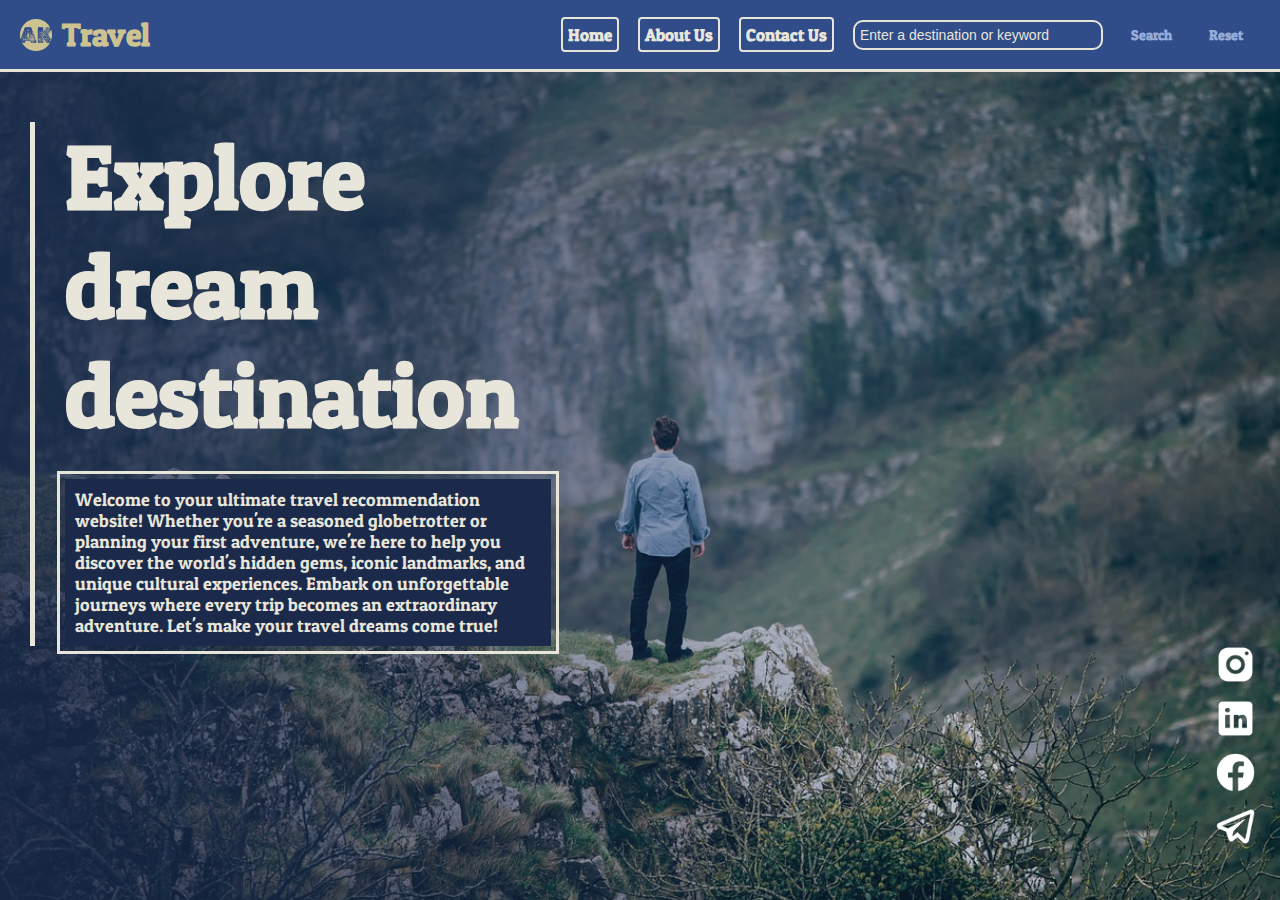
<file: index.html>
<!DOCTYPE html>

<html lang="en">

    <head>
        <meta charset="UTF-8">
        <title> • Travel AK • </title>
        <link rel="stylesheet" href="./style/main.css">
        <link rel="stylesheet" href="./style/home.css">
    </head>

    <body>
        <!-- navigation / menu -->
        <nav id="menu">
            <div id="navLogo">
                <img src="./images/logo.png" alt="AK logo">
                <h1>Travel</h1>
            </div>
            <ul>
                <li><a href="./index.html" id="home">Home</a></li>
                <li><a href="./aboutUs.html" id="home">About Us</a></li>
                <li><a href="./contactUs.html" id="home">Contact Us</a></li>
                <li><input type="text" id="conditionInput" placeholder="Enter a destination or keyword"></li>
                <li><button id='btnSearch'>Search</button></li> 
                <li><button id='btnReset'>Reset</button></li>
            </ul>
        </nav>

        <div id="descriptionContainer">
            <h1 id="title">Explore <br/> dream <br/> destination</h1>
            <p class="desc">Welcome to your ultimate travel recommendation website! Whether you're a seasoned 
                globetrotter or planning your first adventure, we're here to help you discover the world's hidden gems, 
                iconic landmarks, and unique cultural experiences. Embark on unforgettable journeys 
                where every trip becomes an extraordinary adventure. Let's make your travel dreams come true!</p>
        </div>

        <div id="socialIcons">
            <a href="https://www.linkedin.com/in/anna-karpiuk-958782176/"><img src="./images/insta.png" class="icon" alt="instagram"></a>
            <a href="https://www.linkedin.com/in/anna-karpiuk-958782176/"><img src="./images/in.png" class="icon" alt="linkedin"></a>
            <a href="https://www.linkedin.com/in/anna-karpiuk-958782176/"><img src="./images/fb.png" class="icon" alt="facebook"></a>
            <a href="https://www.linkedin.com/in/anna-karpiuk-958782176/"><img src="./images/telegram.png" class="icon" alt="telegram"></a>
        </div>

        <script src="./travelRecommendation.js"></script>

    </body>
</html>
</file>
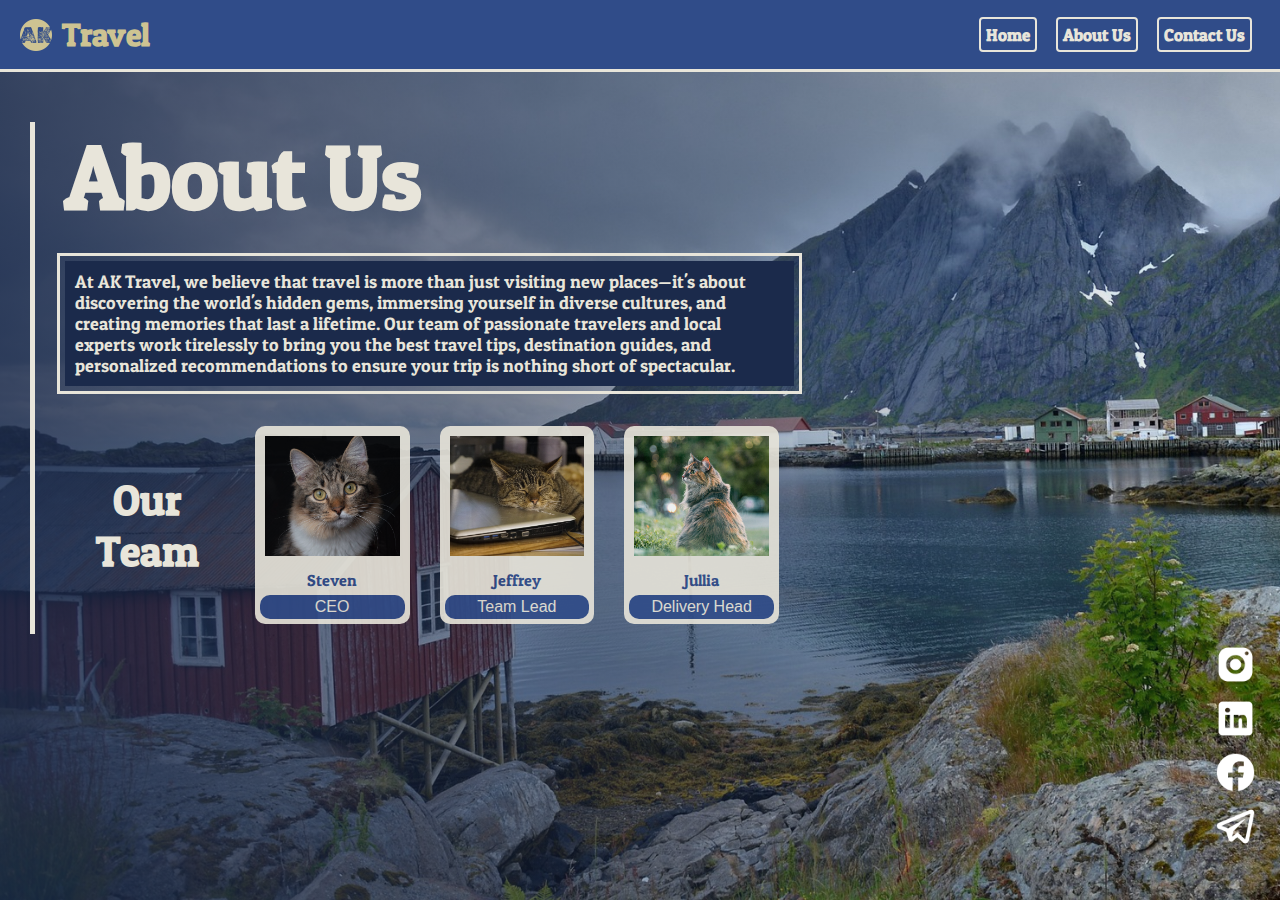
<file: aboutUs.html>
<!DOCTYPE html>

<html lang="en">

    <head>
        <meta charset="UTF-8">
        <title> • Travel AK • </title>
        <link rel="stylesheet" href="./style/main.css">
        <link rel="stylesheet" href="./style/aboutUs.css">
    </head>

    <body>
        <!-- navigation / menu -->
        <nav id="menu">
            <div id="navLogo">
                <img src="./images/logo.png" alt="AK logo">
                <h1>Travel</h1>
            </div>
            <ul>
                <li><a href="./index.html" id="home">Home</a></li>
                <li><a href="./aboutUs.html" id="home">About Us</a></li>
                <li><a href="./contactUs.html" id="home">Contact Us</a></li>
            </ul>
        </nav>

        <div id="descriptionContainer">
            <h1 id="title">About Us</h1>
            <p class="desc">At AK Travel, we believe that travel is more than just visiting new places—it's about discovering 
                the world's hidden gems, immersing yourself in diverse cultures, and creating memories that last a 
                lifetime. Our team of passionate travelers and local experts work tirelessly to bring you the best 
                travel tips, destination guides, and personalized recommendations to ensure your trip is nothing short 
                of spectacular.</p>

            <div id="teamIntro">
                <h3>Our <br/> Team</h3>
                <div class="teamCard">
                    <img src="./images/team1.jpg" alt="cat">
                    <p class="catName">Steven</p>
                    <p class="catDesc">CEO</p>
                </div>
                <div class="teamCard">
                    <img src="./images/team2.jpg" alt="cat">
                    <p class="catName">Jeffrey</p>
                    <p class="catDesc">Team Lead</p>
                </div>
                <div class="teamCard">
                    <img src="./images/team3.jpg" alt="cat">
                    <p class="catName">Jullia</p>
                    <p class="catDesc">Delivery Head</p>
                </div>
            </div>

        </div>

        <div id="socialIcons">
            <a href="https://www.linkedin.com/in/anna-karpiuk-958782176/"><img src="./images/insta.png" class="icon" alt="instagram"></a>
            <a href="https://www.linkedin.com/in/anna-karpiuk-958782176/"><img src="./images/in.png" class="icon" alt="linkedin"></a>
            <a href="https://www.linkedin.com/in/anna-karpiuk-958782176/"><img src="./images/fb.png" class="icon" alt="facebook"></a>
            <a href="https://www.linkedin.com/in/anna-karpiuk-958782176/"><img src="./images/telegram.png" class="icon" alt="telegram"></a>
        </div>

    </body>
</html>
</file>
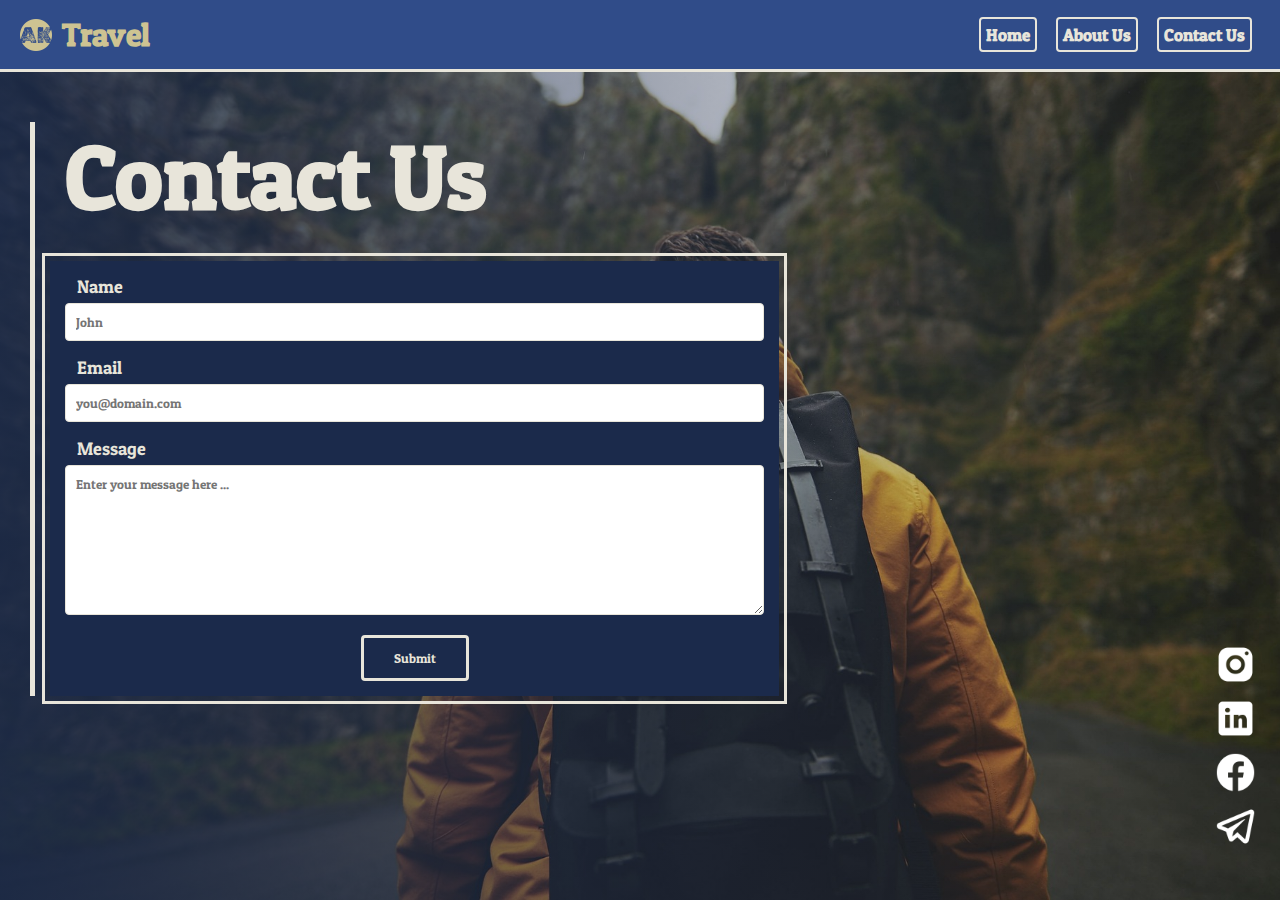
<file: contactUs.html>
<!DOCTYPE html>

<html lang="en">

    <head>
        <meta charset="UTF-8">
        <title> • Travel AK • </title>
        <link rel="stylesheet" href="./style/main.css">
        <link rel="stylesheet" href="./style/contactUs.css">
    </head>

    <body>
        <!-- navigation / menu -->
        <nav id="menu">
            <div id="navLogo">
                <img src="./images/logo.png" alt="AK logo">
                <h1>Travel</h1>
            </div>
            <ul>
                <li><a href="./index.html" id="home">Home</a></li>
                <li><a href="./aboutUs.html" id="home">About Us</a></li>
                <li><a href="./contactUs.html" id="home">Contact Us</a></li>
            </ul>
        </nav>

        <div id="descriptionContainer">
            <h1 id="title">Contact Us</h1>

            <div class="container">
                <form action="mailto:annakarpiuk19.1994@gmail.com" name="contact_form">
                    <label for="name">Name</label>
                    <input name="name" id="name" type="text" required placeholder="John"/>
                    <br>
                    <label for="email">Email</label>
                    <input name="email" id="email" type="email" required placeholder="you@domain.com"/>
                    <br>
                    <label for="message">Message</label><br>
                    <textarea name="message" cols="30" rows="8" required placeholder="Enter your message here ..."></textarea>
                    <div class="center">
                        <input type="submit" value="Submit">
                    </div>
                </form>	
            </div>
        </div>

        <div id="socialIcons">
            <a href="https://www.linkedin.com/in/anna-karpiuk-958782176/"><img src="./images/insta.png" class="icon" alt="instagram"></a>
            <a href="https://www.linkedin.com/in/anna-karpiuk-958782176/"><img src="./images/in.png" class="icon" alt="linkedin"></a>
            <a href="https://www.linkedin.com/in/anna-karpiuk-958782176/"><img src="./images/fb.png" class="icon" alt="facebook"></a>
            <a href="https://www.linkedin.com/in/anna-karpiuk-958782176/"><img src="./images/telegram.png" class="icon" alt="telegram"></a>
        </div>

    </body>
</html>
</file>
<file: style/main.css>
@import url('https://fonts.googleapis.com/css2?family=Patua+One&display=swap');

*{
    margin: 0;
    padding: 0;
    box-sizing: border-box;
    font-family: "Patua One", serif;
}

/* styling menu/navigation bar */

nav {
    background-color: #304C89;
    color: #CDC392;
    padding: 5px 10px 5px 10px;
    display: flex;
    align-items: center;
    justify-content: space-between;
    border-bottom: #E8E5DA 3px solid;
  }

  #navLogo {
    display: flex;
    align-items: center;
    padding: 10px;
    gap: 10px;
  }
  
  nav ul {
    list-style-type: none;
    width: auto;
    padding: 5px; 
    display: flex;
    align-items: center;
    justify-content: space-between; 
    gap: 3px;  
    font-size: 17px;
  }
  
  nav ul li {
    margin-right: 10px;
    padding: 3px;
  }
  
  nav a {
    text-decoration: none;
    color: #E8E5DA;
    font-weight: bold;
    padding: 5px;
    border-radius: 4px;
    border: #E8E5DA 2px solid;
  }

  nav a:hover{
    background-color: #E8E5DA;
    color: #304C89;
  }

  #conditionInput {
    border-radius: 10px;
    padding: 5px;
    width: 250px;
    font-size: 14px;
    border: #E8E5DA 2px solid;
    color: #E8E5DA;
    background-color: #304C89;
    font-family:Verdana, Geneva, Tahoma, sans-serif;
  }

  #conditionInput::placeholder {
    color: #E8E5DA;
  }

  nav button {
    padding: 8px;
    background-color: #304C89;
    color: #96ADD9;
    border:#304C89 1px solid;
    font-size: 14px;
    font-weight: bold;
  }

  nav button:hover{
    transform: scale(1.5);
  }

  
  /* styling title */

  #descriptionContainer {
    display: block;
    margin: 50px 30px 0px 30px;
    border-left: solid 5px #E8E5DA;
    color: #E8E5DA;
  }
  
  #title {
    font-size: 90px;
    height: auto;
    margin: 30px;
    width: 70%;
  }
  
  .desc {
    font-size: 18px;
    margin: 30px;
    width: 40%;
    padding: 10px;
    background-color: rgb(27, 42, 75);
    position:relative;
  }

  /* adding space between border and content */
  .desc:after {
    content: '';
    position: absolute;
    top: -8px;
    left: -8px;
    right: -8px;
    bottom: -8px;
    border: #E8E5DA 3px solid;
  }


/* styling social icons */
  #socialIcons {
    display: flex;
    flex-direction: column;
    position: fixed;
    bottom: 5%;
    right: 20px;
  }

 .icon {
    width: 50px;
    height: 50px;
    padding: 5%;
 }

 .icon:hover {
    transform: scale(1.5) rotate(360deg);
    transition: 1s;
 }


/* Media Queries */

/* Tablet view */
@media (max-width: 900px) {
  #title {
      font-size: 60px;
      width: 80%;
  }

  .desc {
      font-size: 16px;
      width: 60%;
  }

  #conditionInput {
      width: 170px;
      font-size: 14px;
  }

  nav ul {
    font-size: 14px;
    padding: 2px;
  }

  nav ul li {
    padding: 2px;
    margin: 0;
  }

  nav button{
    font-size: 12px;
    padding: 2px;
  }

  #navLogo {
    font-size: small;
    padding: 2px;
  }
}

/* Mobile view */
@media (max-width: 600px) {
  nav {
      flex-direction: column;
      align-items: flex-start;
  }

  #navLogo {
      padding: 5px;
  }

  #descriptionContainer {
    margin: 50px 30px 30px 30px;
  }

  #title {
      font-size: 40px;
      width: 100%;
  }

  .desc {
      font-size: 14px;
      width: 100%;
      margin: 12px;
  }

  #conditionInput {
      width: 100%;
  }

  nav ul {
      flex-direction: column;
      align-items: flex-start;
      width: 100%;
  }

  nav ul li {
      margin-right: 0;
      margin-bottom: 5px;
  }

  nav button {
      width: 100%;
  }

  #socialIcons {
      background-color: rgb(27, 42, 75);
      padding: 7px;
      border: solid 2px #E8E5DA;
      flex-direction: row;
      align-items: flex-start;
      bottom: 2%;
      right: 10px;
  }

  .icon {
      width: 30px;
      height: 30px;
  }
}
</file>
<file: style/home.css>
html {
    background: linear-gradient(to left, transparent, rgb(27, 42, 75) 120%),
      url("../images/homeMain.jpg");
      background-size: cover;
      background-repeat: no-repeat;
      background-attachment: fixed;
      height: 100%;
      overflow: scroll;
  }
  
 /* display search results */
 #containerCards {
    position: absolute;
    top: 100px;
    right: 100px;
    width: 45%;
    padding: 10px;
 }

  .card {
    background-color: rgb(27, 42, 75);
    color:#E8E5DA;
    display: flex;
    flex-direction: column;
    margin: 15px;
    border:solid 3px #E8E5DA;
    border-radius: 5px;
}

.cardTitle {
    font-size: 1.5em;
    margin: 8px;
    padding: 15px;
}

.cardImage {
    display: block;
    width: 100%;
    height: 300px;
    object-fit: cover;
}

.cardDescription {
    font-size: 1em;
    padding: 15px;
}


.timeweather {
    display: flex;
}

.cardTime{
    padding: 5px;
    margin: 5px;
    border: #E8E5DA 3px solid;
    width: 50%;
    text-align: center;
    border-radius: 5px;
}

.cardWeather {
    padding: 5px;
    margin: 5px;
    border: #E8E5DA 3px solid;
    width: 50%;
    text-align: center;
    border-radius: 5px;
}

.noResult {
    font-size: 26px;
    text-align: center;
    background-color: rgb(27, 42, 75);
    padding: 7px;
    border: #E8E5DA 3px solid;
    border-radius: 5px;
}


/* Media Queries */

/* Tablet view */
@media (max-width: 900px) {
    #containerCards {
        top: 80px;
        right: 50px;
        width: 75%;
    }

    .cardTitle {
        font-size: 1.3em;
    }

    .cardImage {
        height: 250px;
    }

    .cardDescription {
        font-size: 0.9em;
    }

    .cardTime,
    .cardWeather {
        width: 100%;
        margin: 5px;
    }
}

/* Mobile view */
@media (max-width: 600px) {
    #containerCards {
        position: static;
        top: 0;
        width: 100%;
        padding: 10px;
        margin-top: 100px;
    }

    .card {
        margin: 10px 0;
    }

    .cardTitle {
        font-size: 1.2em;
        padding: 10px;
    }

    .cardImage {
        height: 200px;
    }

    .cardDescription {
        font-size: 0.8em;
        padding: 10px;
    }

    .timeweather {
        flex-direction: column;
    }

    .cardTime,
    .cardWeather {
        width: 100%;
        margin: 5px 0;
    }

    .noResult {
        font-size: 20px;
    }
}
</file>
<file: style/aboutUs.css>
html {
    background: linear-gradient(to left, transparent, rgb(27, 42, 75) 120%),
      url("../images/aboutUs.jpg");
    background-size: cover;
    background-repeat: no-repeat;
    background-attachment: fixed;
    height: 100%;
    overflow: scroll;
  }

  .desc {
    width: 60%;
  }

#teamIntro {
  display: flex;
  gap: 30px;
  margin: 25px;
  width: 60%;
  padding: 10px;
}

#teamIntro h3{
  width: 200px;
  text-align: center;
  font-size: 42px;
  margin-top: auto;
  margin-bottom: auto;
}

.teamCard {
  width: 200px;
  height: auto;
  text-align: center;
  background-color: #E8E5DA;
  border-radius: 10px;
  opacity:0.9;
}

.teamCard img {
  width: 100%;
  height: 140px;
  padding: 10px;
  object-fit: cover;
}

.catName {
  width: 100%;
  margin: 0;
  color:#304C89;
}

.catDesc {
  color: #E8E5DA;
  background-color: #304C89;
  border-radius: 10px;
  margin: 5px;
  padding: 3px;
  font-family:'Segoe UI', Tahoma, Geneva, Verdana, sans-serif;
  font-size: 16px;
}


/* Media Queries */

/* Tablet view */
@media (max-width: 900px) {
  .desc {
      width: 80%;
      margin: 10px auto;
  }

  #teamIntro {
      flex-direction: column;
      align-items: center;
      width: 80%;
      gap: 20px;
      margin: 15px auto;
      padding: 8px;
  }

  #teamIntro h3 {
      width: 100%;
      font-size: 36px;
  }

  .teamCard {
      width: 80%;
  }

  .catDesc {
      font-size: 14px;
  }
}

/* Mobile view */
@media (max-width: 600px) {
  .desc {
      width: 95%;
      margin: 5px auto;
  }

  #teamIntro {
      flex-direction: column;
      align-items: center;
      width: 95%;
      gap: 15px;
      margin: 10px auto;
      padding: 5px;
  }

  #teamIntro h3 {
      width: 100%;
      font-size: 30px;
  }

  .teamCard {
      width: 90%;
  }

  .catDesc {
      font-size: 12px;
  }
}
</file>
<file: style/contactUs.css>
html {
    background: linear-gradient(to left, transparent, rgb(27, 42, 75) 120%),
      url("../images/contactUs.jpg");
      background-size: cover;
      background-repeat: no-repeat;
      background-attachment: fixed;
      height: 100%;
      overflow: scroll;
  }

  .container {
    padding: 15px;
    margin: 15px;
    width: 60%;
    background-color: rgb(27, 42, 75);
    position:relative;
  }

  .container:after {
    content: '';
    position: absolute;
    top: -8px;
    left: -8px;
    right: -8px;
    bottom: -8px;
    border: #E8E5DA 3px solid;
    pointer-events: none;
  }
  
  label {
    font-size: 18px;
    margin-left: 12px;
    color:#E8E5DA;
  }
  
  #name, #email, textarea {
      width: 100%;
      padding: 10px;
      border: 1px solid #E8E5DA;
      border-radius: 4px;
      box-sizing: border-box;
      margin-top: 6px;
      margin-bottom: 16px;
      resize: vertical;
  }
  
  input[type=submit] {
    background: none;
    margin: 0 auto;
    outline: 0;
    color:#E8E5DA;
    border: #E8E5DA 3px solid;
    padding: 12px 30px;
    border-radius: 4px;
    transition: all ease-in-out 0.1s;
    position: relative;
    display: inline-block;
    text-align: center;
  }
  
  input[type=submit]:hover {
    background: #E8E5DA;
    color:#304C89;
    transform: scale(1.2);
    transition: 1s;
  }
  
  .center {
    text-align: center;
  }


  /* Media Queries */

/* Tablet view */
@media (max-width: 900px) {
  .container {
      width: 80%;
      margin: 10px auto;
      padding: 10px;
  }

  label {
      font-size: 16px;
  }

  #name, #email, textarea {
      padding: 8px;
      margin-top: 5px;
      margin-bottom: 14px;
  }

  input[type=submit] {
      padding: 10px 25px;
  }
}

/* Mobile view */
@media (max-width: 600px) {
  html {
      background-size: cover;
      background-attachment: scroll;
  }

  .container {
      width: 95%;
      margin: 5px auto;
      padding: 8px;
  }

  label {
      font-size: 14px;
  }

  #name, #email, textarea {
      padding: 6px;
      margin-top: 4px;
      margin-bottom: 12px;
  }

  input[type=submit] {
      padding: 8px 20px;
  }
}
</file>
